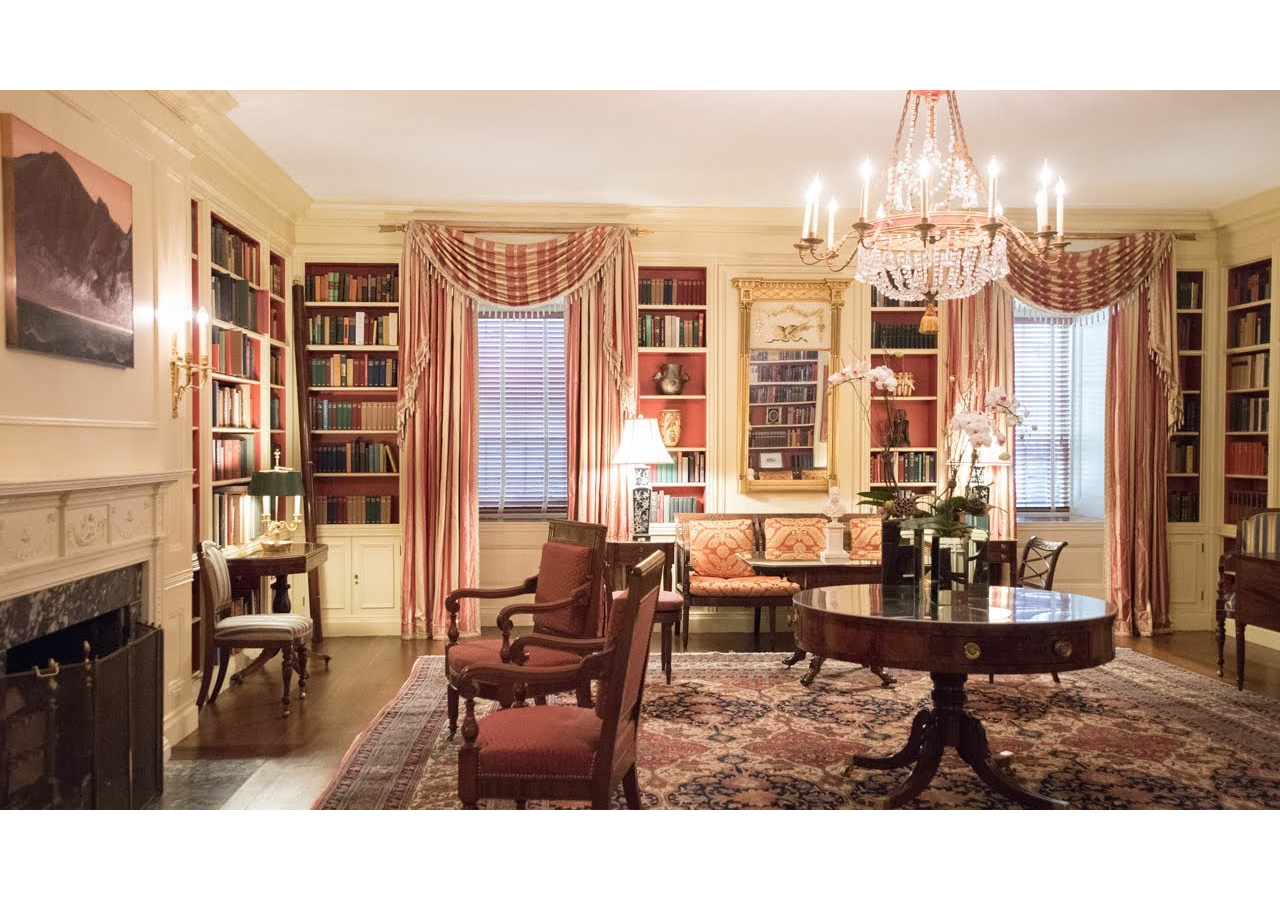
<file: html/library.html>
<html lang="en">
<head>
    <meta charset="UTF-8">
    <meta name="viewport" content="width=device-width, initial-scale=1.0">
    <link rel="stylesheet" href="/css/library.css">
    <script src="/p5js/libraries/p5.min.js"></script>
    <script src="/p5js/libraries/p5.sound.min.js"></script>
    <script src="/p5js/library.js"></script>
    <title>milk - the library</title>
</head>
<body>
</body>
    <!-- SCM Music Player https://www.scmplayer.net -->
    <script type="text/javascript" src="https://www.scmplayer.net/script.js" 
    data-config="{'skin':'skins/simpleRed/skin.css','volume':50,'autoplay':false,'shuffle':false,'repeat':1,'placement':'top','showplaylist':false,'playlist':[{'title':'Tereza My Love','url':'https://youtu.be/QTCUKJv_dmc?si=6OJDY1IYqxpYvWYF'},{'title':'Children%27s games','url':'https://youtu.be/QTCUKJv_dmc?si=6OJDY1IYqxpYvWYF'},{'title':'Choro','url':'https://youtu.be/rcuGWvmPnV8?si=Ys-Gfh3fbLcwmLSE'},{'title':'Brazil','url':'https://youtu.be/8dMuOnST7Yo?si=KhC0CvcNZwS00vjt'},{'title':'Stone Flower','url':'https://youtu.be/XOvm_3Jbkwo?si=Bl81hZlT_gqHHn0n'},{'title':'Amparo','url':'https://youtu.be/LxdcIokj1Xk?si=Fkqd3xaxXCzbEogD'},{'title':'Andorinha','url':'https://youtu.be/IlQ6CX21Wik?si=RnMLY7IDheZoYSvy'},{'title':'God and the Devil In the Land of the Sun','url':'https://youtu.be/WqZwOTs64LE?si=hNm6nwGsVf5sPOpb'},{'title':'Sabi%E1','url':'https://youtu.be/fhtzTTnt1Dw?si=ESUTc_4ywc9It9F7'}]}" ></script>
    <!-- SCM Music Player script end -->
</html>
</file>
<file: css/library.css>
@import url('https://fonts.googleapis.com/css2?family=VT323&display=swap');
/* VT323 */

*{
    font-family: VT323;
    font-size: larger;
    color: gold;
}

body{
    background-image: url("https://sadhost.neocities.org/images/tiles/nurple-static-bright.gif");

    margin: 5%;
    padding: 0;
    display: flex;
    justify-content: center;
    align-items: center;
}

a{
    text-decoration: none;
    background-color: white;
    padding: 5px;
    border: 5px gold solid;
}
</file>
